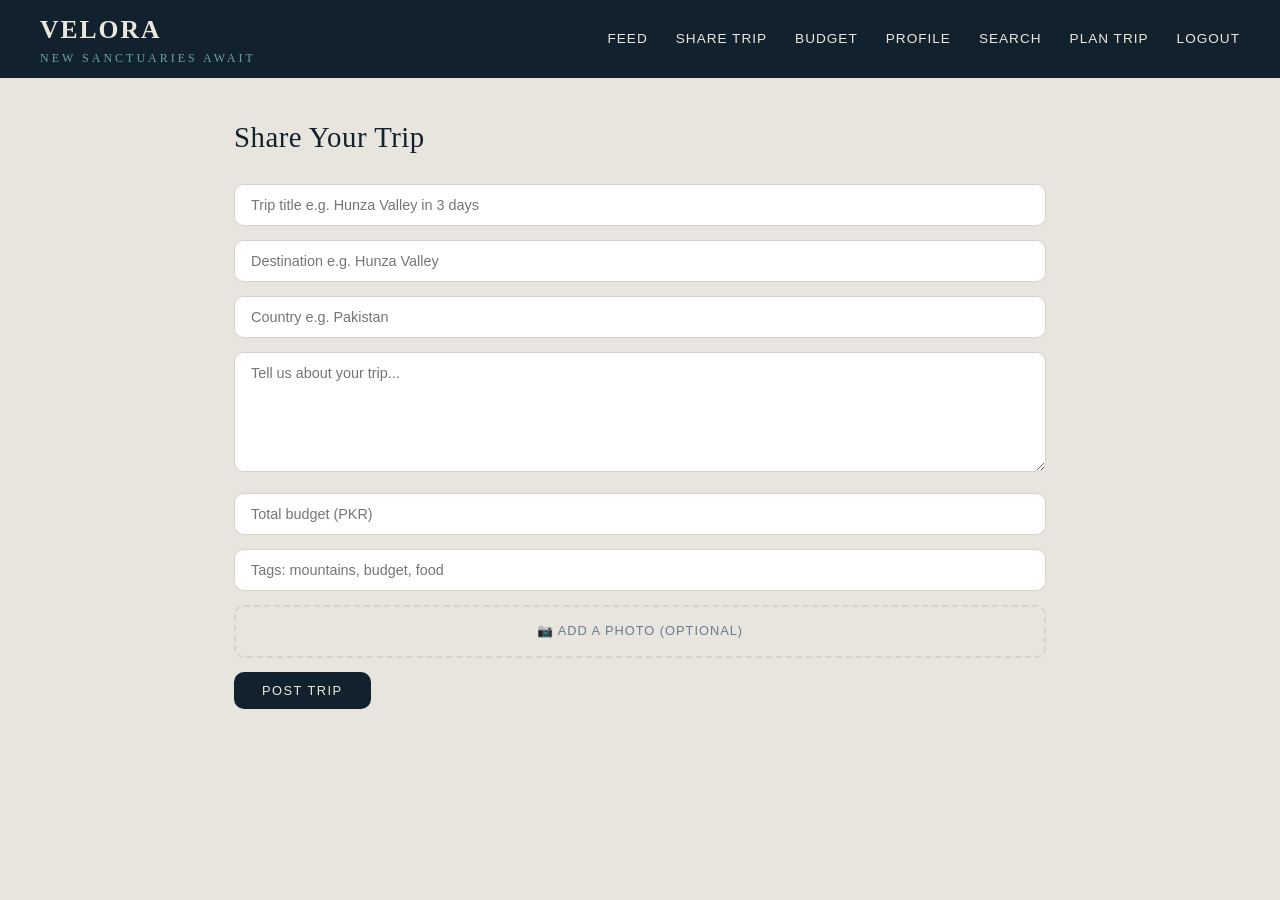
<file: templates/create_post.html>
<!DOCTYPE html>
<html lang="en">
<head>
    <meta charset="UTF-8">
    <title>Share Trip — TravelShare</title>
    <link rel="stylesheet" href="/static/style.css">
</head>
<body>

<nav>
    <div>
        <a href="/home.html" class="nav-brand">Velora</a>
        <div class="nav-motto">New sanctuaries await</div>
    </div>
    <div class="nav-links">
        <a href="/index.html">Feed</a>
        <a href="/create_post.html">Share Trip</a>
        <a href="/budget.html">Budget</a>
        <a href="/profile.html">Profile</a>
        <a href="/search.html">Search</a>
        <a href="/trip-planner.html">Plan Trip</a>
        <a href="#" onclick="logout()">Logout</a>
    </div>
</nav>

<div class="container">
    <h2>Share Your Trip</h2>

    <input  type="text"   id="title"       placeholder="Trip title e.g. Hunza Valley in 3 days" />
    <input  type="text"   id="destination" placeholder="Destination e.g. Hunza Valley" />
    <input  type="text"   id="country"     placeholder="Country e.g. Pakistan" />
    <textarea             id="body"        placeholder="Tell us about your trip..."></textarea>
    <input  type="number" id="budget"      placeholder="Total budget (PKR)" />
    <input  type="text"   id="tags"        placeholder="Tags: mountains, budget, food" />

    <label class="photo-label">
        📷 Add a photo (optional)
        <input type="file" id="photo" accept="image/*" onchange="previewPhoto(this)" />
    </label>
    <img id="preview" style="display:none; max-width:100%;
         border-radius:8px; margin-bottom:14px;" />

    <button onclick="createPost()">Post Trip</button>
    <p id="msg" class="msg"></p>
</div>

<script>
function previewPhoto(input) {
    const preview = document.getElementById('preview');
    if (input.files && input.files[0]) {
        preview.src           = URL.createObjectURL(input.files[0]);
        preview.style.display = 'block';
    }
}

async function createPost() {
    const title       = document.getElementById('title').value.trim();
    const destination = document.getElementById('destination').value.trim();
    const country     = document.getElementById('country').value.trim();
    const body        = document.getElementById('body').value.trim();
    const budget      = document.getElementById('budget').value;
    const tagsRaw     = document.getElementById('tags').value;
    const photoFile   = document.getElementById('photo').files[0];
    const tags        = tagsRaw.split(',').map(t => t.trim()).filter(t => t);

    if (!title || !destination || !body) {
        document.getElementById('msg').textContent = 'Please fill in title, destination and description.';
        document.getElementById('msg').style.color = 'red';
        return;
    }

    // If photo selected use FormData, otherwise use JSON
    if (photoFile) {
        const formData = new FormData();
        formData.append('title',       title);
        formData.append('destination', destination);
        formData.append('country',     country);
        formData.append('body',        body);
        formData.append('budget',      budget);
        formData.append('currency',    'PKR');
        formData.append('tags',        tagsRaw);
        formData.append('photo',       photoFile);

        const res  = await fetch('/posts', { method: 'POST', body: formData });
        const data = await res.json();
        handleResponse(res.ok, data);
    } else {
        const res  = await fetch('/posts', {
            method:  'POST',
            headers: { 'Content-Type': 'application/json' },
            body:    JSON.stringify({
                title, destination, country, body,
                budget, currency: 'PKR', tags
            })
        });
        const data = await res.json();
        handleResponse(res.ok, data);
    }
}

function handleResponse(ok, data) {
    const msg = document.getElementById('msg');
    if (ok) {
        msg.textContent = 'Trip posted successfully!';
        msg.style.color = 'green';
        setTimeout(() => window.location.href = '/index.html', 1500);
    } else {
        msg.textContent = data.error || 'Something went wrong.';
        msg.style.color = 'red';
    }
}

async function logout() {
    await fetch('/logout', { method: 'POST' });
    window.location.href = '/login.html';
}
</script>

</body>
</html>
</file>
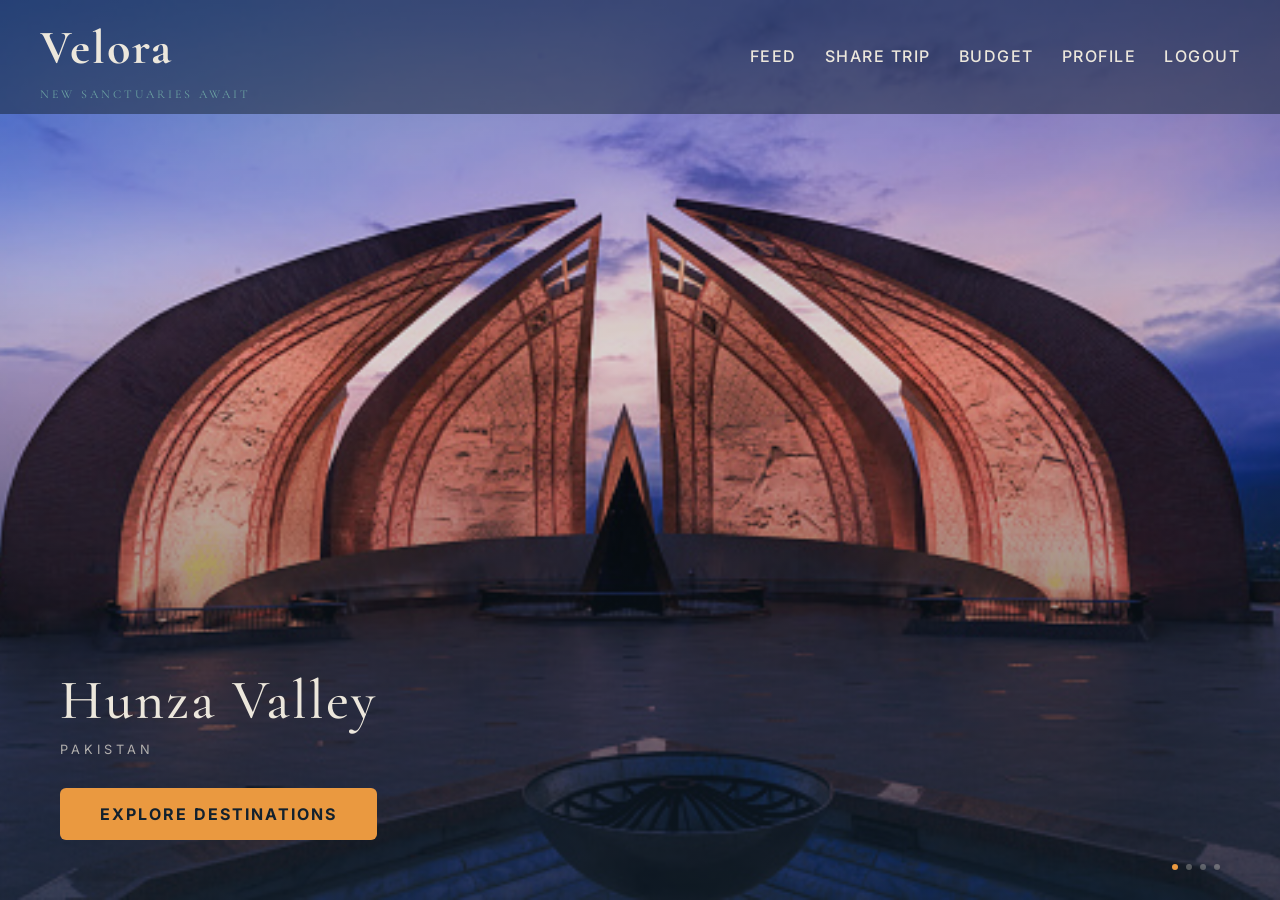
<file: templates/home.html>
<!DOCTYPE html>
<html lang="en">
<head>
    <meta charset="UTF-8">
    <title>Velora — Explore</title>
    <link href="https://fonts.googleapis.com/css2?family=Cormorant+Garamond:wght@300;400;500;600&family=Inter:wght@300;400;500;600&display=swap" rel="stylesheet">
    <link rel="stylesheet" href="/static/style.css">
    <style>
        body { margin: 0; overflow: hidden; background: #12212E; }

        .hero {
            position: relative;
            width: 100vw;
            height: 100vh;
            overflow: hidden;
        }

        .slide {
            position: absolute;
            inset: 0;
            background-size: cover;
            background-position: center;
            opacity: 0;
            transition: opacity 1.2s ease-in-out;
        }

        .slide.active { opacity: 1; }

        .slide-overlay {
            position: absolute;
            inset: 0;
            background: linear-gradient(
                to bottom,
                rgba(18,33,46,0.3) 0%,
                rgba(18,33,46,0.15) 40%,
                rgba(18,33,46,0.7) 100%
            );
        }

        /* Nav over hero */
        .hero-nav {
            position: absolute;
            top: 0; left: 0; right: 0;
            padding: 10px 40px;
            display: flex;
            justify-content: space-between;
            align-items: center;
            z-index: 10;
            background: rgba(18,33,46,0.5);
        }

        .hero-nav .nav-brand { font-size: 3rem; font-weight: 700; }

        .hero-nav a {
            color: #ECE7DC;
            text-decoration: none;
            font-size: 1rem;
            letter-spacing: 1.5px;
            text-transform: uppercase;
            font-family: 'Inter', sans-serif;
            font-weight: 500;
            transition: color 0.2s;
        }

        .hero-nav a:hover { color: #EA9940; }
        .nav-links { display: flex; gap: 28px; }

        /* Bottom info */
        .slide-info {
            position: absolute;
            bottom: 60px;
            left: 60px;
            z-index: 10;
            color: #ECE7DC;
        }

        .slide-location {
            font-family: 'Cormorant Garamond', serif;
            font-size: 3.5rem;
            font-weight: 500;
            letter-spacing: 2px;
            line-height: 1.1;
            margin-bottom: 8px;
        }

        .slide-country {
            font-size: 0.8rem;
            letter-spacing: 4px;
            text-transform: uppercase;
            color: rgba(236,231,220,0.7);
            margin-bottom: 28px;
        }

        .explore-btn {
            background: #EA9940;
            color: #12212E;
            padding: 16px 40px;
            border: none;
            border-radius: 6px;
            font-family: 'Inter', sans-serif;
            font-size: 1rem;
            letter-spacing: 2px;
            text-transform: uppercase;
            font-weight: 700;
            cursor: pointer;
            transition: background 0.2s;
            margin-bottom: 0;
        }

        .explore-btn:hover { background: #d4872e; }

        /* Dots */
        .dots {
            position: absolute;
            bottom: 30px;
            right: 60px;
            display: flex;
            gap: 8px;
            z-index: 10;
        }

        .dot {
            width: 6px;
            height: 6px;
            border-radius: 50%;
            background: rgba(236,231,220,0.3);
            cursor: pointer;
            transition: background 0.3s;
            border: none;
            padding: 0;
            margin: 0;
        }

        .dot.active { background: #EA9940; }
    </style>
</head>
<body>

<div class="hero">

    <!-- Slides -->
    <div class="slide active" id="slide-0"
        style="background-image: url('/static/uploads/damanekoh.jpg')">
    <div class="slide-overlay"></div>
    </div>
    <div class="slide" id="slide-1"
        style="background-image: url('/static/uploads/badshahi2.jpg')">
        <div class="slide-overlay"></div>
    </div>
    <div class="slide" id="slide-2"
        style="background-image: url('/static/uploads/derawar_fort.jpg')">
        <div class="slide-overlay"></div>
    </div>
    <div class="slide" id="slide-3"
        style="background-image: url('/static/uploads/saifulmaluk.jpg')">
        <div class="slide-overlay"></div>
    </div>

    <!-- Nav -->
    <div class="hero-nav">
        <div>
            <div class="nav-brand">Velora</div>
            <div class="nav-motto">New sanctuaries await</div>
        </div>
        <div class="nav-links">
            <a href="/index.html">Feed</a>
            <a href="/create_post.html">Share Trip</a>
            <a href="/budget.html">Budget</a>
            <a href="/profile.html">Profile</a>
            <a href="#" onclick="logout()">Logout</a>
        </div>
    </div>

    <!-- Slide info -->
    <div class="slide-info">
        <div class="slide-location" id="slide-name">Hunza Valley</div>
        <div class="slide-country" id="slide-country">Pakistan</div>
        <button class="explore-btn" onclick="window.location.href='/index.html'">
            Explore Destinations
        </button>
    </div>

    <!-- Dots -->
    <div class="dots" id="dots"></div>

</div>

<script>
const destinations = [
    { name: "Daman-e-Koh",    country: "Islamabad, Pakistan" },
    { name: "Badshahi Mosque", country: "Lahore, Pakistan"   },
    { name: "Derawar Fort",    country: "Punjab, Pakistan"   },
    { name: "Lake Saiful Maluk", country: "KPK, Pakistan"   }
];

let current = 0;
const total  = destinations.length;

// Build dots
const dotsDiv = document.getElementById('dots');
destinations.forEach((_, i) => {
    const d = document.createElement('button');
    d.className = 'dot' + (i === 0 ? ' active' : '');
    d.onclick   = () => goTo(i);
    dotsDiv.appendChild(d);
});

function goTo(index) {
    document.getElementById('slide-' + current).classList.remove('active');
    document.querySelectorAll('.dot')[current].classList.remove('active');
    current = index;
    document.getElementById('slide-' + current).classList.add('active');
    document.querySelectorAll('.dot')[current].classList.add('active');
    document.getElementById('slide-name').textContent    = destinations[current].name;
    document.getElementById('slide-country').textContent = destinations[current].country;
}

// Auto advance every 4 seconds
setInterval(() => goTo((current + 1) % total), 4000);

async function logout() {
    await fetch('/logout', { method: 'POST' });
    window.location.href = '/login.html';
}
</script>
</body>
</html>
</file>
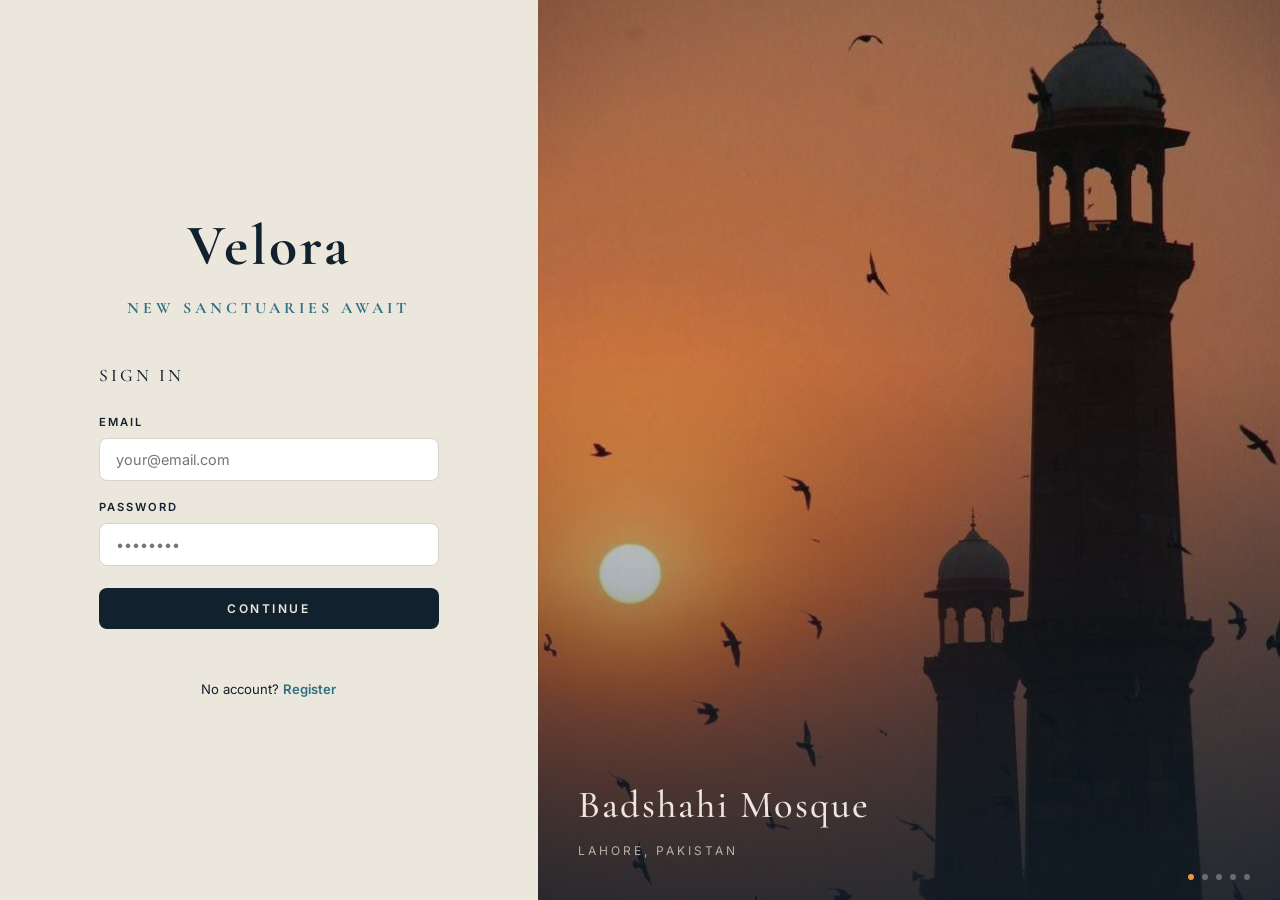
<file: templates/login.html>
<!DOCTYPE html>
<html lang="en">
<head>
    <meta charset="UTF-8">
    <title>Velora — Login</title>
    <link href="https://fonts.googleapis.com/css2?family=Cormorant+Garamond:wght@300;400;500;600;700&family=Inter:wght@300;400;500;600&display=swap" rel="stylesheet">
    <link rel="stylesheet" href="/static/style.css">
    <style>
        body { margin: 0; overflow: hidden; }

        .login-wrapper {
            display: flex;
            width: 100vw;
            height: 100vh;
        }

        /* Left side — form */
        .login-left {
            width: 42%;
            background: var(--cream);
            display: flex;
            align-items: center;
            justify-content: center;
            padding: 48px;
            flex-shrink: 0;
        }

        .login-form { width: 100%; max-width: 340px; }

        .auth-logo {
            font-family: 'Cormorant Garamond', serif;
            font-size: 3.6rem;
            font-weight: 700;
            color: var(--navy);
            letter-spacing: 3px;
            margin-bottom: 4px;
        }

        .auth-motto {
            font-family: 'Cormorant Garamond', serif;
            font-size: 1rem;
            font-weight: 700;
            color: var(--teal);
            letter-spacing: 4px;
            text-transform: uppercase;
            margin-bottom: 40px;
        }

        .form-title {
            font-family: 'Cormorant Garamond', serif;
            font-size: 1.1rem;
            font-weight: 500;
            color: var(--navy);
            letter-spacing: 3px;
            text-transform: uppercase;
            margin-bottom: 24px;
        }

        .login-form label {
            display: block;
            font-size: 0.7rem;
            letter-spacing: 2px;
            text-transform: uppercase;
            color: var(--navy);
            margin-bottom: 6px;
            font-weight: 600;
        }

        .login-form input {
            width: 100%;
            padding: 12px 16px;
            margin-bottom: 18px;
            border: 1px solid var(--border);
            border-radius: 8px;
            font-family: 'Inter', sans-serif;
            font-size: 0.9rem;
            background: white;
            color: var(--navy);
            outline: none;
        }

        .login-form input:focus { border-color: var(--teal); }

        .login-btn {
            width: 100%;
            padding: 13px;
            background: var(--navy);
            color: var(--cream);
            border: none;
            border-radius: 8px;
            font-family: 'Inter', sans-serif;
            font-size: 0.75rem;
            letter-spacing: 2.5px;
            text-transform: uppercase;
            font-weight: 600;
            cursor: pointer;
            transition: background 0.2s;
            margin-top: 4px;
            margin-bottom: 0;
        }

        .login-btn:hover { background: var(--teal); }

        .register-link {
            text-align: center;
            margin-top: 20px;
            font-size: 0.82rem;
            color: var(--navy);
        }

        .register-link a {
            color: var(--teal);
            text-decoration: none;
            font-weight: 600;
        }

        .msg {
            font-size: 0.82rem;
            margin-top: 10px;
            text-align: center;
            min-height: 20px;
        }

        /* Right side — slideshow */
        .login-right {
            flex: 1;
            position: relative;
            overflow: hidden;
        }

        .slide {
            position: absolute;
            inset: 0;
            background-size: cover;
            background-position: center;
            opacity: 0;
            transition: opacity 1.4s ease-in-out;
        }

        .slide.active { opacity: 1; }

        .slide-overlay {
            position: absolute;
            inset: 0;
            background: linear-gradient(
                to top,
                rgba(18,33,46,0.7) 0%,
                rgba(18,33,46,0.1) 60%
            );
        }

        .slide-caption {
            position: absolute;
            bottom: 40px;
            left: 40px;
            color: var(--cream);
            z-index: 2;
        }

        .slide-caption h2 {
            font-family: 'Cormorant Garamond', serif;
            font-size: 2.4rem;
            font-weight: 500;
            letter-spacing: 2px;
            margin-bottom: 4px;
            color: var(--cream);
        }

        .slide-caption p {
            font-size: 0.75rem;
            letter-spacing: 3px;
            text-transform: uppercase;
            color: rgba(236,231,220,0.7);
        }

        .slide-dots {
            position: absolute;
            bottom: 20px;
            right: 30px;
            display: flex;
            gap: 8px;
            z-index: 3;
        }

        .slide-dot {
            width: 6px;
            height: 6px;
            border-radius: 50%;
            background: rgba(236,231,220,0.35);
            border: none;
            padding: 0;
            margin: 0;
            cursor: pointer;
            transition: background 0.3s;
        }

        .slide-dot.active { background: var(--orange); }
    </style>
</head>
<body>

<div class="login-wrapper">

    <!-- Left: Form -->
    <div class="login-left">
        <div class="login-form">
            <div class="auth-logo">Velora</div>
            <div class="auth-motto">New sanctuaries await</div>
            <div class="form-title">Sign In</div>

            <label>Email</label>
            <input type="email" id="email" placeholder="your@email.com" />

            <label>Password</label>
            <input type="password" id="password" placeholder="••••••••"
                onkeydown="if(event.key==='Enter') login()" />

            <button class="login-btn" onclick="login()">Continue</button>
            <p id="msg" class="msg"></p>

            <div class="register-link">
                No account? <a href="/register.html">Register</a>
            </div>
        </div>
    </div>

    <!-- Right: Slideshow -->
    <div class="login-right">
        <div class="slide active" id="s0"
            style="background-image:url('/static/uploads/badshahi.jpg')">
            <div class="slide-overlay"></div>
        </div>
        <div class="slide" id="s1"
            style="background-image:url('/static/uploads/faisal_mosque.jpg')">
            <div class="slide-overlay"></div>
        </div>
        <div class="slide" id="s2"
            style="background-image:url('/static/uploads/sea_view.jpg')">
            <div class="slide-overlay"></div>
        </div>
        <div class="slide" id="s3"
            style="background-image:url('/static/uploads/nanga_parbat.jpg')">
            <div class="slide-overlay"></div>
        </div>
        <div class="slide" id="s4"
            style="background-image:url('/static/uploads/multan.jpg')">
            <div class="slide-overlay"></div>
        </div>

        <div class="slide-caption">
            <h2 id="cap-name">Badshahi Mosque</h2>
            <p id="cap-city">Lahore, Pakistan</p>
        </div>

        <div class="slide-dots" id="dots"></div>
    </div>

</div>

<script>
const slides = [
    { name: "Badshahi Mosque",  city: "Lahore, Pakistan"    },
    { name: "Faisal Mosque",    city: "Islamabad, Pakistan" },
    { name: "Sea View",         city: "Karachi, Pakistan"   },
    { name: "Nanga Parbat",     city: "Gilgit, Pakistan"    },
    { name: "Multan",           city: "Multan, Pakistan"    }
];

let cur = 0;

// Build dots
const dotsDiv = document.getElementById('dots');
slides.forEach((_, i) => {
    const d = document.createElement('button');
    d.className = 'slide-dot' + (i === 0 ? ' active' : '');
    d.onclick   = () => goTo(i);
    dotsDiv.appendChild(d);
});

function goTo(index) {
    document.getElementById('s' + cur).classList.remove('active');
    dotsDiv.children[cur].classList.remove('active');
    cur = index;
    document.getElementById('s' + cur).classList.add('active');
    dotsDiv.children[cur].classList.add('active');
    document.getElementById('cap-name').textContent = slides[cur].name;
    document.getElementById('cap-city').textContent = slides[cur].city;
}

setInterval(() => goTo((cur + 1) % slides.length), 4000);

async function login() {
    const email    = document.getElementById('email').value;
    const password = document.getElementById('password').value;
    const msg      = document.getElementById('msg');

    if (!email || !password) {
        msg.textContent = 'Please fill in all fields.';
        msg.style.color = '#c0392b';
        return;
    }

    const res  = await fetch('/login', {
        method:  'POST',
        headers: { 'Content-Type': 'application/json' },
        body:    JSON.stringify({ email, password })
    });
    const data = await res.json();

    if (res.ok) {
        window.location.href = '/home.html';
    } else {
        msg.textContent = data.error;
        msg.style.color = '#c0392b';
    }
}
</script>

</body>
</html>
</file>
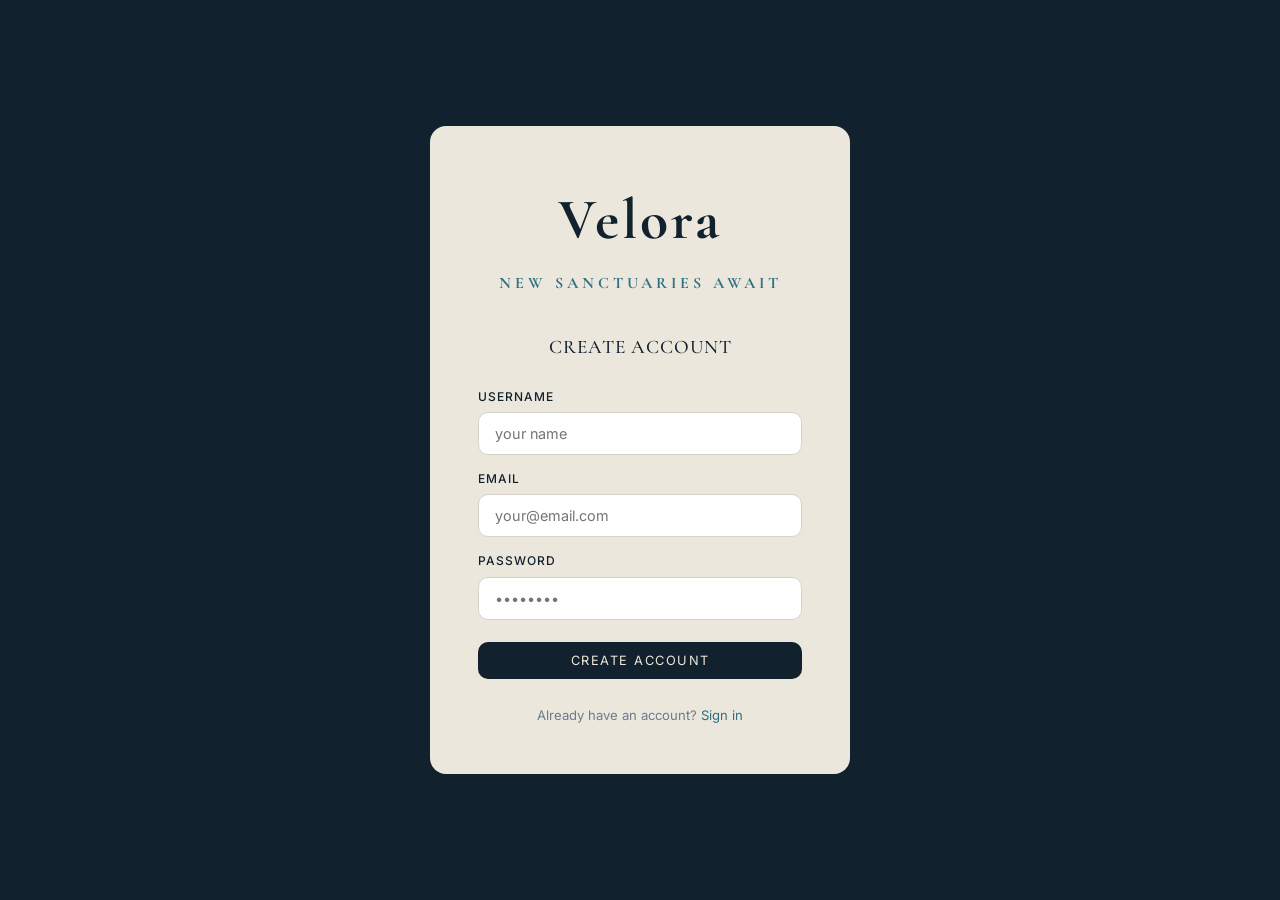
<file: templates/register.html>
<!DOCTYPE html>
<html lang="en">
<head>
    <meta charset="UTF-8">
    <title>Velora — Register</title>
    <link href="https://fonts.googleapis.com/css2?family=Cormorant+Garamond:wght@300;400;500;600&family=Inter:wght@300;400;500;600&display=swap" rel="stylesheet">
    <link rel="stylesheet" href="/static/style.css">
</head>
<body>
<div class="auth-wrapper">
    <div class="auth-box">
        <div class="auth-logo">Velora</div>
        <div class="auth-motto">New sanctuaries await</div>
        <h3>Create Account</h3>
        <label>Username</label>
        <input type="text"     id="username" placeholder="your name" />
        <label>Email</label>
        <input type="email"    id="email"    placeholder="your@email.com" />
        <label>Password</label>
        <input type="password" id="password" placeholder="••••••••" />
        <button style="width:100%; margin-top:8px;" onclick="register()">Create Account</button>
        <p id="msg" class="msg" style="text-align:center;"></p>
        <p style="text-align:center; margin-top:16px; font-size:0.82rem; color:#6b7c8d;">
            Already have an account?
            <a href="/login.html" style="color:#307082; text-decoration:none;">Sign in</a>
        </p>
    </div>
</div>
<script>
async function register() {
    const username = document.getElementById('username').value;
    const email    = document.getElementById('email').value;
    const password = document.getElementById('password').value;
    const res      = await fetch('/register', {
        method: 'POST',
        headers: { 'Content-Type': 'application/json' },
        body: JSON.stringify({ username, email, password })
    });
    const data = await res.json();
    const msg  = document.getElementById('msg');
    if (res.ok) {
        msg.textContent = 'Account created. Redirecting...';
        msg.style.color = '#307082';
        setTimeout(() => window.location.href = '/login.html', 1500);
    } else {
        msg.textContent = data.error;
        msg.style.color = '#c0392b';
    }
}
</script>
</body>
</html>
</file>
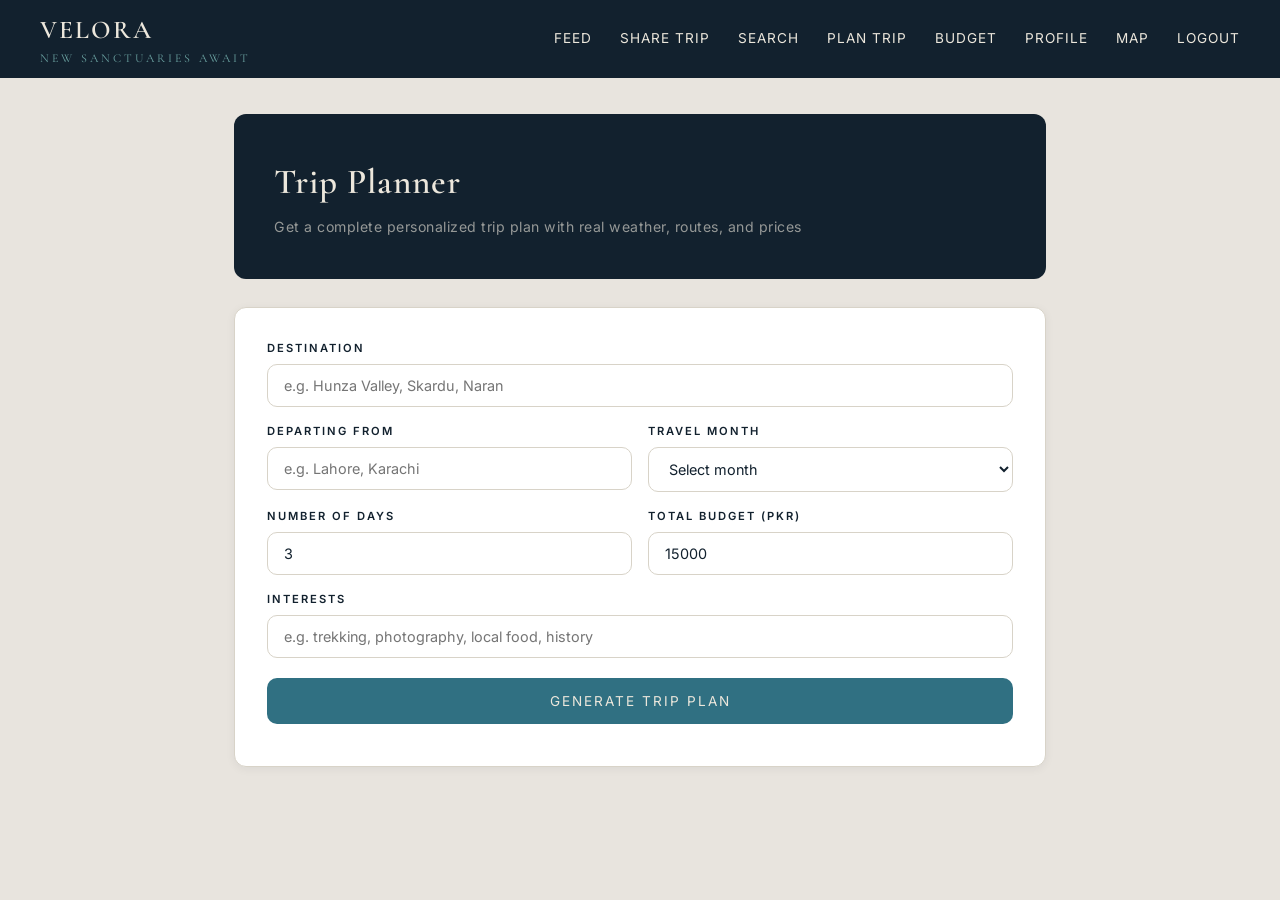
<file: templates/trip-planner.html>
<!DOCTYPE html>
<html lang="en">
<head>
    <meta charset="UTF-8">
    <title>Velora — Trip Planner</title>
    <link href="https://fonts.googleapis.com/css2?family=Cormorant+Garamond:wght@300;400;500;600;700&family=Inter:wght@300;400;500;600&display=swap" rel="stylesheet">
    <link rel="stylesheet" href="/static/style.css">
    <style>
        .planner-hero {
            background: var(--navy);
            border-radius: 12px;
            padding: 40px;
            margin-bottom: 28px;
            color: var(--cream);
        }

        .planner-hero h2 {
            font-family: 'Cormorant Garamond', serif;
            font-size: 2.2rem;
            font-weight: 600;
            color: var(--cream);
            margin-bottom: 6px;
            letter-spacing: 1px;
        }

        .planner-hero p {
            color: rgba(236,231,220,0.6);
            font-size: 0.88rem;
            letter-spacing: 0.5px;
            margin-bottom: 0;
        }

        .planner-form {
            background: var(--white);
            border-radius: 12px;
            padding: 32px;
            border: 1px solid var(--border);
            margin-bottom: 28px;
            box-shadow: 0 2px 10px rgba(18,33,46,0.06);
        }

        .form-grid {
            display: grid;
            grid-template-columns: 1fr 1fr;
            gap: 16px;
        }

        .form-grid .full-width { grid-column: 1 / -1; }

        .form-group { display: flex; flex-direction: column; }

        .form-group label {
            font-size: 0.7rem;
            letter-spacing: 2px;
            text-transform: uppercase;
            color: var(--navy);
            margin-bottom: 6px;
            font-weight: 600;
        }

        .form-group input,
        .form-group select {
            margin-bottom: 0;
        }

        .generate-btn {
            width: 100%;
            padding: 15px;
            margin-top: 20px;
            font-size: 0.85rem;
            letter-spacing: 2px;
            background: var(--teal);
        }

        .generate-btn:hover { background: var(--navy); }

        /* Loading */
        .loading {
            display: none;
            text-align: center;
            padding: 60px;
            background: var(--white);
            border-radius: 12px;
            border: 1px solid var(--border);
        }

        .loading-spinner {
            width: 40px;
            height: 40px;
            border: 3px solid var(--border);
            border-top-color: var(--teal);
            border-radius: 50%;
            animation: spin 0.8s linear infinite;
            margin: 0 auto 16px;
        }

        @keyframes spin { to { transform: rotate(360deg); } }

        .loading p {
            font-family: 'Cormorant Garamond', serif;
            font-size: 1.3rem;
            color: var(--navy);
            margin-bottom: 6px;
        }

        .loading small { color: var(--muted); font-size: 0.82rem; }

        /* Result sections */
        .result-container { display: none; }

        .result-header {
            background: var(--teal);
            border-radius: 12px;
            padding: 32px 36px;
            margin-bottom: 20px;
            color: var(--cream);
        }

        .result-header h2 {
            font-family: 'Cormorant Garamond', serif;
            font-size: 2rem;
            font-weight: 600;
            color: var(--cream);
            margin-bottom: 8px;
        }

        .result-meta {
            display: flex;
            gap: 24px;
            flex-wrap: wrap;
            margin-top: 12px;
        }

        .result-meta span {
            font-size: 0.8rem;
            letter-spacing: 1px;
            color: rgba(236,231,220,0.8);
            text-transform: uppercase;
        }

        .weather-badge {
            display: inline-block;
            padding: 4px 14px;
            border-radius: 20px;
            font-size: 0.72rem;
            letter-spacing: 1px;
            text-transform: uppercase;
            font-weight: 600;
            margin-top: 8px;
        }

        .weather-good { background: rgba(108,163,162,0.3); color: var(--cream); }
        .weather-bad  { background: rgba(234,153,64,0.3);  color: var(--cream); }

        .section-card {
            background: var(--white);
            border-radius: 12px;
            padding: 28px 32px;
            margin-bottom: 16px;
            border: 1px solid var(--border);
            box-shadow: 0 2px 8px rgba(18,33,46,0.05);
        }

        .section-title {
            font-family: 'Cormorant Garamond', serif;
            font-size: 1.4rem;
            font-weight: 600;
            color: var(--navy);
            margin-bottom: 18px;
            padding-bottom: 12px;
            border-bottom: 1px solid var(--border);
            letter-spacing: 0.5px;
        }

        /* Budget bars */
        .budget-grid {
            display: grid;
            grid-template-columns: 1fr 1fr;
            gap: 12px;
            margin-bottom: 14px;
        }

        .budget-item {
            background: var(--cream);
            border-radius: 8px;
            padding: 14px 16px;
        }

        .budget-item-label {
            font-size: 0.7rem;
            letter-spacing: 1.5px;
            text-transform: uppercase;
            color: var(--muted);
            margin-bottom: 4px;
        }

        .budget-item-amount {
            font-family: 'Cormorant Garamond', serif;
            font-size: 1.4rem;
            font-weight: 600;
            color: var(--navy);
        }

        .budget-item-amount span {
            font-size: 0.75rem;
            color: var(--muted);
            font-family: 'Inter', sans-serif;
            font-weight: 400;
        }

        /* Day cards */
        .day-card {
            border: 1px solid var(--border);
            border-radius: 10px;
            margin-bottom: 14px;
            overflow: hidden;
        }

        .day-header {
            background: var(--navy);
            color: var(--cream);
            padding: 12px 20px;
            display: flex;
            justify-content: space-between;
            align-items: center;
        }

        .day-number {
            font-family: 'Cormorant Garamond', serif;
            font-size: 1rem;
            font-weight: 600;
            letter-spacing: 1px;
        }

        .day-cost {
            font-size: 0.75rem;
            color: rgba(236,231,220,0.7);
            letter-spacing: 1px;
        }

        .day-body { padding: 16px 20px; }

        .time-block {
            display: flex;
            gap: 14px;
            margin-bottom: 12px;
            align-items: start;
        }

        .time-label {
            font-size: 0.65rem;
            letter-spacing: 1.5px;
            text-transform: uppercase;
            color: var(--teal);
            font-weight: 600;
            min-width: 70px;
            margin-top: 2px;
        }

        .time-content {
            font-size: 0.88rem;
            color: var(--text);
            line-height: 1.5;
            flex: 1;
        }

        .stay-note {
            background: var(--cream);
            border-radius: 6px;
            padding: 8px 12px;
            font-size: 0.8rem;
            color: var(--muted);
            margin-top: 10px;
            letter-spacing: 0.3px;
        }

        /* Route options */
        .route-option {
            border: 1px solid var(--border);
            border-radius: 8px;
            padding: 14px 18px;
            margin-bottom: 10px;
            display: flex;
            justify-content: space-between;
            align-items: center;
        }

        .route-mode {
            font-weight: 600;
            color: var(--navy);
            font-size: 0.9rem;
            margin-bottom: 3px;
        }

        .route-desc { font-size: 0.82rem; color: var(--muted); }

        .route-cost {
            font-family: 'Cormorant Garamond', serif;
            font-size: 1.2rem;
            font-weight: 600;
            color: var(--teal);
            text-align: right;
        }

        .route-cost small {
            display: block;
            font-size: 0.7rem;
            color: var(--muted);
            font-family: 'Inter', sans-serif;
            font-weight: 400;
        }

        /* Food items */
        .food-item {
            display: flex;
            justify-content: space-between;
            align-items: center;
            padding: 10px 0;
            border-bottom: 1px solid #f0ede8;
        }

        .food-item:last-child { border-bottom: none; }
        .food-name { font-weight: 500; color: var(--navy); font-size: 0.9rem; }
        .food-where { font-size: 0.78rem; color: var(--muted); }
        .food-price { font-family: 'Cormorant Garamond', serif;
                      font-size: 1.1rem; color: var(--teal); font-weight: 600; }

        /* Packing list */
        .pack-grid {
            display: grid;
            grid-template-columns: 1fr 1fr;
            gap: 16px;
        }

        .pack-category {
            background: var(--cream);
            border-radius: 8px;
            padding: 14px 16px;
        }

        .pack-category-title {
            font-size: 0.7rem;
            letter-spacing: 1.5px;
            text-transform: uppercase;
            color: var(--teal);
            font-weight: 600;
            margin-bottom: 10px;
        }

        .pack-item {
            font-size: 0.83rem;
            color: var(--text);
            padding: 3px 0;
            display: flex;
            align-items: center;
            gap: 6px;
        }

        .pack-dot {
            width: 5px;
            height: 5px;
            border-radius: 50%;
            background: var(--teal);
            flex-shrink: 0;
        }

        /* Safety */
        .safety-item {
            padding: 10px 14px;
            background: #fff8f0;
            border-left: 3px solid var(--orange);
            border-radius: 0 6px 6px 0;
            margin-bottom: 8px;
            font-size: 0.85rem;
            color: var(--text);
        }

        /* Accommodation */
        .hotel-item {
            padding: 14px 0;
            border-bottom: 1px solid #f0ede8;
            display: flex;
            justify-content: space-between;
            align-items: start;
        }

        .hotel-item:last-child { border-bottom: none; }
        .hotel-name { font-weight: 600; color: var(--navy); font-size: 0.9rem; }
        .hotel-type { font-size: 0.75rem; color: var(--muted); margin-top: 2px; }
        .hotel-price {
            font-family: 'Cormorant Garamond', serif;
            font-size: 1.1rem;
            color: var(--teal);
            font-weight: 600;
            text-align: right;
        }

        .hotel-price small {
            display: block;
            font-size: 0.7rem;
            color: var(--muted);
            font-family: 'Inter', sans-serif;
        }

        /* Save button */
        .save-btn {
            background: var(--orange);
            width: 100%;
            padding: 14px;
            font-size: 0.82rem;
            letter-spacing: 2px;
            margin-top: 8px;
        }

        .save-btn:hover { background: #d4872e; }
    </style>
</head>
<body>

<nav>
    <div>
        <a href="/home.html" class="nav-brand">Velora</a>
        <div class="nav-motto">New sanctuaries await</div>
    </div>
    <div class="nav-links">
        <a href="/index.html">Feed</a>
        <a href="/create_post.html">Share Trip</a>
        <a href="/search.html">Search</a>
        <a href="/trip-planner.html">Plan Trip</a>
        <a href="/budget.html">Budget</a>
        <a href="/profile.html">Profile</a>
        <a href="/map.html">Map</a>
        <a href="#" onclick="logout()">Logout</a>
    </div>
</nav>

<div class="container">

    <div class="planner-hero">
        <h2>Trip Planner</h2>
        <p>Get a complete personalized trip plan with real weather, routes, and prices</p>
    </div>

    <div class="planner-form">
        <div class="form-grid">
            <div class="form-group full-width">
                <label>Destination</label>
                <input type="text" id="destination"
                    placeholder="e.g. Hunza Valley, Skardu, Naran" />
            </div>
            <div class="form-group">
                <label>Departing From</label>
                <input type="text" id="from-city"
                    placeholder="e.g. Lahore, Karachi" />
            </div>
            <div class="form-group">
                <label>Travel Month</label>
                <select id="month">
                    <option value="">Select month</option>
                    <option>January</option>
                    <option>February</option>
                    <option>March</option>
                    <option>April</option>
                    <option>May</option>
                    <option>June</option>
                    <option>July</option>
                    <option>August</option>
                    <option>September</option>
                    <option>October</option>
                    <option>November</option>
                    <option>December</option>
                </select>
            </div>
            <div class="form-group">
                <label>Number of Days</label>
                <input type="number" id="days"
                    placeholder="3" min="1" max="30" value="3" />
            </div>
            <div class="form-group">
                <label>Total Budget (PKR)</label>
                <input type="number" id="budget"
                    placeholder="15000" value="15000" />
            </div>
            <div class="form-group full-width">
                <label>Interests</label>
                <input type="text" id="interests"
                    placeholder="e.g. trekking, photography, local food, history" />
            </div>
        </div>
        <button class="generate-btn" onclick="generatePlan()">
            Generate Trip Plan
        </button>
    </div>

    <div class="loading" id="loading">      <!-- waiting for response -->
        <div class="loading-spinner"></div>
        <p>Planning your trip...</p>
        <small>Checking weather, routes, and prices for your destination</small>
    </div>

    <div class="result-container" id="result-container">
        <div class="result-header" id="result-header"></div>

        <!-- Route sect -->
        <div class="section-card">
            <div class="section-title">Getting There</div>
            <div id="result-route"></div>
        </div>

        <!-- Budget  Section-->
        <div class="section-card">
            <div class="section-title">Budget Breakdown</div>
            <div id="result-budget"></div>
        </div>

        <!-- Itinerary (plan)-->
        <div class="section-card">
            <div class="section-title">Day by Day Itinerary</div>
            <div id="result-itinerary"></div>
        </div>

        <!-- Accommodation/stay -->
        <div class="section-card">
            <div class="section-title">Where to Stay</div>
            <div id="result-accommodation"></div>
        </div>

        <!--Food -->
        <div class="section-card">
            <div class="section-title">What to Eat</div>
            <div id="result-food"></div>
        </div>

        <!-- Packing(necessary) -->
        <div class="section-card">
            <div class="section-title">Packing List</div>
            <div id="result-packing"></div>
        </div>

        <!-- Safety Precautions -->
        <div class="section-card">
            <div class="section-title">Safety & Tips</div>
            <div id="result-safety"></div>
        </div>

        <button class="save-btn" onclick="saveToBudget()">
            Save Budget to My Plans
        </button>
    </div>
</div>

<script>
let currentPlan = null;

async function generatePlan() {
    const destination = document.getElementById('destination').value.trim();
    const fromCity    = document.getElementById('from-city').value.trim();
    const month       = document.getElementById('month').value;
    const days        = document.getElementById('days').value;
    const budget      = document.getElementById('budget').value;
    const interests   = document.getElementById('interests').value.trim();

    if (!destination || !month || !fromCity) {
        alert('Please fill in destination, departing city and travel month.');
        return;
    }

    // Show loading
    document.getElementById('loading').style.display          = 'block';
    document.getElementById('result-container').style.display = 'none';
    document.querySelector('.planner-form').style.opacity     = '0.5';

    try {
        const res  = await fetch('/ai/trip-plan', {
            method:  'POST',
            headers: { 'Content-Type': 'application/json' },
            body:    JSON.stringify({
                destination, from_city: fromCity,
                month, days, budget, interests
            })
        });
        const data = await res.json();

        if (data.error) {
            alert('Error: ' + data.error);
            return;
        }

        currentPlan = data;
        renderPlan(data);

    } catch(e) {
        alert('Something went wrong. Please try again.');
    } finally {
        document.getElementById('loading').style.display      = 'none';
        document.querySelector('.planner-form').style.opacity = '1';
    }
}

function renderPlan(p) {
    // Header
    const weatherClass = p.weather_suitable ? 'weather-good' : 'weather-bad';
    const weatherText  = p.weather_suitable ? 'Good time to visit' : 'Consider alternatives';
    document.getElementById('result-header').innerHTML =
        '<h2>' + p.destination + '</h2>' +
        '<div class="result-meta">' +
            '<span>' + p.duration + '</span>' +
            '<span>' + p.travel_month + '</span>' +
            '<span>From ' + p.from_city + '</span>' +
        '</div>' +
        '<span class="weather-badge ' + weatherClass + '">' +
        weatherText + '</span>' +
        '<p style="margin-top:12px; color:rgba(236,231,220,0.8); font-size:0.88rem;">' +
        (p.weather_summary || '') + '</p>' +
        (p.best_months && p.best_months.length
            ? '<p style="margin-top:6px; color:rgba(236,231,220,0.6); font-size:0.78rem; ' +
              'letter-spacing:0.5px;">Best months: ' + p.best_months.join(', ') + '</p>'
            : '');

    // Route
    const route = p.route || {};
    let routeHtml = '';
    (route.options || []).forEach(r => {
        routeHtml +=
            '<div class="route-option">' +
                '<div>' +
                    '<div class="route-mode">' + r.mode + '</div>' +
                    '<div class="route-desc">' + r.description +
                    ' · ' + r.duration + '</div>' +
                '</div>' +
                '<div class="route-cost">' +
                    (r.cost_pkr ? r.cost_pkr.toLocaleString() + ' PKR' : 'Varies') +
                    '<small>per person</small>' +
                '</div>' +
            '</div>';
    });
    if (route.recommended) {
        routeHtml += '<p style="font-size:0.82rem; color:var(--teal); margin-top:8px; ' +
            'font-weight:600; letter-spacing:0.5px;">Recommended: ' +
            route.recommended + '</p>';
    }
    document.getElementById('result-route').innerHTML = routeHtml;

    // Budget
    const b = p.budget_breakdown || {};
    document.getElementById('result-budget').innerHTML =
        '<div class="budget-grid">' +
            budgetItem('Transport',     b.transport) +
            budgetItem('Accommodation', b.accommodation) +
            budgetItem('Food',          b.food) +
            budgetItem('Activities',    b.activities) +
            budgetItem('Miscellaneous', b.misc) +
            budgetItem('Total',         b.total, true) +
        '</div>' +
        (b.notes
            ? '<p style="font-size:0.82rem; color:var(--muted); margin-top:4px;">' +
              b.notes + '</p>'
            : '');

    // Itinerary
    let itinHtml = '';
    (p.itinerary || []).forEach(day => {
        itinHtml +=
            '<div class="day-card">' +
                '<div class="day-header">' +
                    '<span class="day-number">Day ' + day.day +
                    (day.title ? ' — ' + day.title : '') + '</span>' +
                    (day.estimated_cost
                        ? '<span class="day-cost">' +
                          day.estimated_cost.toLocaleString() + ' PKR</span>'
                        : '') +
                '</div>' +
                '<div class="day-body">' +
                    timeBlock('Morning',   day.morning) +
                    timeBlock('Afternoon', day.afternoon) +
                    timeBlock('Evening',   day.evening) +
                    (day.accommodation
                        ? '<div class="stay-note">Stay: ' + day.accommodation + '</div>'
                        : '') +
                '</div>' +
            '</div>';
    });
    document.getElementById('result-itinerary').innerHTML = itinHtml;

    // Accommodation
    let accomHtml = '';
    (p.accommodation || []).forEach(h => {
        accomHtml +=
            '<div class="hotel-item">' +
                '<div>' +
                    '<div class="hotel-name">' + h.name + '</div>' +
                    '<div class="hotel-type">' + h.type +
                    (h.rating ? ' · ' + h.rating : '') + '</div>' +
                    (h.notes
                        ? '<div style="font-size:0.78rem; color:var(--muted); ' +
                          'margin-top:3px;">' + h.notes + '</div>'
                        : '') +
                '</div>' +
                '<div class="hotel-price">' +
                    (h.price_per_night_pkr
                        ? h.price_per_night_pkr.toLocaleString() + ' PKR'
                        : 'Varies') +
                    '<small>per night</small>' +
                '</div>' +
            '</div>';
    });
    document.getElementById('result-accommodation').innerHTML = accomHtml;

    // Food
    let foodHtml = '';
    (p.food || []).forEach(f => {
        foodHtml +=
            '<div class="food-item">' +
                '<div>' +
                    '<div class="food-name">' + f.dish + '</div>' +
                    '<div class="food-where">' + f.where + '</div>' +
                '</div>' +
                '<div class="food-price">' +
                    (f.price_pkr ? f.price_pkr.toLocaleString() + ' PKR' : '') +
                '</div>' +
            '</div>';
    });
    document.getElementById('result-food').innerHTML = foodHtml;

    // Packing
    const pack = p.packing_list || {};
    document.getElementById('result-packing').innerHTML =
        '<div class="pack-grid">' +
            packCategory('Clothing',   pack.clothing) +
            packCategory('Gear',       pack.gear) +
            packCategory('Documents',  pack.documents) +
            packCategory('Medicines',  pack.medicines) +
        '</div>';

    // Safety
    let safetyHtml = '';
    (p.safety_tips || []).forEach(tip => {
        safetyHtml += '<div class="safety-item">' + tip + '</div>';
    });
    if (p.permits_required && p.permits_required.length) {
        safetyHtml += '<div style="margin-top:14px; font-size:0.72rem; ' +
            'letter-spacing:1.5px; text-transform:uppercase; color:var(--muted); ' +
            'font-weight:600; margin-bottom:8px;">Permits Required</div>';
        p.permits_required.forEach(permit => {
            safetyHtml += '<div class="safety-item" ' +
                'style="border-left-color:var(--teal);">' + permit + '</div>';
        });
    }
    if (p.emergency_contacts) {
        const ec = p.emergency_contacts;
        safetyHtml += '<div style="margin-top:14px; font-size:0.72rem; ' +
            'letter-spacing:1.5px; text-transform:uppercase; color:var(--muted); ' +
            'font-weight:600; margin-bottom:8px;">Emergency Contacts</div>' +
            '<div style="display:flex; gap:16px; flex-wrap:wrap;">' +
            (ec.rescue  ? contactChip('Rescue',  ec.rescue)  : '') +
            (ec.police  ? contactChip('Police',  ec.police)  : '') +
            (ec.hospital? contactChip('Hospital',ec.hospital): '') +
            '</div>';
    }
    document.getElementById('result-safety').innerHTML = safetyHtml;

    // Show results
    document.getElementById('result-container').style.display = 'block';
    document.getElementById('result-container').scrollIntoView(
        { behavior: 'smooth' }
    );
}

// ── Helper renderers ──────────────────────────────────────

function budgetItem(label, amount, isTotal = false) {
    return '<div class="budget-item" ' +
        (isTotal ? 'style="background:var(--navy); grid-column:1/-1;"' : '') + '>' +
        '<div class="budget-item-label" ' +
        (isTotal ? 'style="color:rgba(236,231,220,0.6);"' : '') + '>' +
        label + '</div>' +
        '<div class="budget-item-amount" ' +
        (isTotal ? 'style="color:var(--cream);"' : '') + '>' +
        (amount ? Number(amount).toLocaleString() : '—') +
        ' <span>' + (isTotal ? '' : 'PKR') + '</span>' +
        '</div>' +
        '</div>';
}

function timeBlock(label, content) {
    if (!content) return '';
    return '<div class="time-block">' +
        '<div class="time-label">' + label + '</div>' +
        '<div class="time-content">' + content + '</div>' +
        '</div>';
}

function packCategory(title, items) {
    if (!items || !items.length) return '';
    return '<div class="pack-category">' +
        '<div class="pack-category-title">' + title + '</div>' +
        items.map(i =>
            '<div class="pack-item">' +
            '<div class="pack-dot"></div>' + i + '</div>'
        ).join('') +
        '</div>';
}

function contactChip(label, value) {
    return '<div style="background:var(--cream); border-radius:6px; ' +
        'padding:8px 14px; font-size:0.8rem;">' +
        '<div style="font-size:0.65rem; letter-spacing:1px; ' +
        'text-transform:uppercase; color:var(--muted); margin-bottom:2px;">' +
        label + '</div>' +
        '<strong style="color:var(--navy);">' + value + '</strong>' +
        '</div>';
}

async function saveToBudget() {
    if (!currentPlan) return;
    const b = currentPlan.budget_breakdown || {};

    const res  = await fetch('/budget', {
        method:  'POST',
        headers: { 'Content-Type': 'application/json' },
        body:    JSON.stringify({
            destination: currentPlan.destination,
            total:       b.total,
            currency:    'PKR',
            items: [
                { category: 'transport',      amount: b.transport      || 0 },
                { category: 'accommodation',  amount: b.accommodation  || 0 },
                { category: 'food',           amount: b.food           || 0 },
                { category: 'activities',     amount: b.activities     || 0 },
                { category: 'misc',           amount: b.misc           || 0 }
            ]
        })
    });

    const data = await res.json();
    if (res.ok) {
        alert('Budget saved to your plans!');
    } else {
        alert(data.error || 'Could not save budget.');
    }
}

async function logout() {
    await fetch('/logout', { method: 'POST' });
    window.location.href = '/login.html';
}
</script>

</body>
</html>
</file>
<file: static/style.css>
*, *::before, *::after { margin: 0; padding: 0; box-sizing: border-box; }

:root {
    --navy:   #12212E;
    --teal:   #307082;
    --sage:   #6CA3A2;
    --cream:  #ECE7DC;
    --orange: #EA9940;
    --white:  #ffffff;
    --text:   #12212E;
    --muted:  #6b7c8d;
    --border: #d8d3c8;
    --radius: 10px;
}

body {
    font-family: 'Inter', sans-serif;
    background: #e8e4de;
    color: var(--text);
    font-size: 15px;
    line-height: 1.6;
}

/* ── Navbar ─────────────────────────────────────────────── */
nav {
    background: var(--navy);
    padding: 10px 40px;
    display: flex;
    justify-content: space-between;
    align-items: center;
    position: sticky;
    top: 0;
    z-index: 100;
}

.nav-brand {
    font-family: 'Cormorant Garamond', serif;
    font-size: 1.6rem;
    font-weight: 600;
    color: var(--cream);
    letter-spacing: 2px;
    text-decoration: none;
}

.nav-motto {
    font-family: 'Cormorant Garamond', serif;
    font-size: 0.75rem;
    color: var(--sage);
    letter-spacing: 3px;
    text-transform: uppercase;
    margin-top: -2px;
}

nav a {
    color: var(--cream);
    text-decoration: none;
    font-size: 0.85rem;
    letter-spacing: 1px;
    text-transform: uppercase;
    font-weight: 400;
    transition: color 0.2s;
}

.nav-links { display: flex; gap: 28px; align-items: center; }
.nav-links a:hover { color: var(--orange); }

/* ── Container ───────────────────────────────────────────── */
.container {
    max-width: 860px;
    margin: 36px auto;
    padding: 0 24px;
}

h2 {
    font-family: 'Cormorant Garamond', serif;
    font-size: 1.8rem;
    font-weight: 500;
    margin-bottom: 24px;
    color: var(--navy);
    letter-spacing: 0.5px;
}

/* ── Auth pages ──────────────────────────────────────────── */
.auth-wrapper {
    min-height: 100vh;
    background: var(--navy);
    display: flex;
    align-items: center;
    justify-content: center;
}

.auth-box {
    background: var(--cream);
    width: 420px;
    padding: 48px;
    border-radius: 16px;
}

.auth-logo {
    font-family: 'Cormorant Garamond', serif;
    font-size: 3.6rem;
    font-weight: 700;
    color: var(--navy);
    letter-spacing: 3px;
    text-align: center;
    margin-bottom: 4px;
}

.auth-motto {
    font-family: 'Cormorant Garamond', serif;
    font-size: 1rem;
    font-weight: 700;
    color: var(--teal);
    letter-spacing: 4px;
    text-transform: uppercase;
    text-align: center;
    margin-bottom: 36px;
}

.auth-box h3 {
    font-family: 'Cormorant Garamond', serif;
    font-size: 1.2rem;
    font-weight: 500;
    color: var(--navy);
    text-align: center;
    margin-bottom: 24px;
    letter-spacing: 1px;
    text-transform: uppercase;
}

/* ── Inputs ──────────────────────────────────────────────── */
input, textarea, select {
    width: 100%;
    padding: 12px 16px;
    margin-bottom: 14px;
    border: 1px solid var(--border);
    border-radius: var(--radius);
    font-family: 'Inter', sans-serif;
    font-size: 0.9rem;
    background: var(--white);
    color: var(--text);
    outline: none;
    transition: border-color 0.2s;
}

input:focus, textarea:focus {
    border-color: var(--teal);
}

textarea { height: 120px; resize: vertical; }

label {
    display: block;
    font-size: 0.75rem;
    letter-spacing: 1px;
    text-transform: uppercase;
    color: var(--navy);
    margin-bottom: 6px;
    font-weight: 500;
}

/* ── Buttons ─────────────────────────────────────────────── */
button, .btn {
    background: var(--navy);
    color: var(--cream);
    padding: 11px 28px;
    border: none;
    border-radius: var(--radius);
    font-family: 'Inter', sans-serif;
    font-size: 0.8rem;
    letter-spacing: 1.5px;
    text-transform: uppercase;
    cursor: pointer;
    transition: background 0.2s, transform 0.1s;
    margin-bottom: 10px;
}

button:hover { background: var(--teal); }
button:active { transform: scale(0.98); }

.btn-orange { background: var(--orange); color: var(--white); }
.btn-orange:hover { background: #d4872e; }
.btn-teal { background: var(--teal); color: var(--white); }
.btn-teal:hover { background: var(--navy); }
.btn-danger { background: #c0392b; color: var(--white); }
.btn-danger:hover { background: #a93226; }
.btn-ghost {
    background: transparent;
    color: var(--teal);
    border: 1px solid var(--teal);
}
.btn-ghost:hover { background: var(--teal); color: var(--white); }

/* ── Post card ───────────────────────────────────────────── */
.post-card {
    background: var(--white);
    border-radius: 12px;
    margin-bottom: 24px;
    overflow: hidden;
    border: 1px solid var(--border);
    box-shadow: 0 2px 12px rgba(18,33,46,0.07);
}

.post-card img {
    width: 100%;
    height: auto;
    display: block;
    cursor: pointer;
}

.post-body { padding: 24px 28px; }

.post-card h3 {
    font-family: 'Cormorant Garamond', serif;
    font-size: 1.4rem;
    font-weight: 600;
    color: var(--navy);
    margin-bottom: 6px;
    cursor: pointer;
}

.post-card h3:hover { color: var(--teal); }

.meta {
    font-size: 0.8rem;
    color: var(--muted);
    margin-bottom: 12px;
    letter-spacing: 0.3px;
}

.budget {
    font-size: 0.85rem;
    color: var(--teal);
    font-weight: 600;
    margin: 10px 0;
    letter-spacing: 0.5px;
}

.tags { margin: 10px 0; display: flex; flex-wrap: wrap; gap: 6px; }

.tag {
    background: var(--cream);
    color: var(--teal);
    padding: 3px 12px;
    border-radius: 20px;
    font-size: 0.75rem;
    letter-spacing: 0.5px;
    border: 1px solid var(--border);
}

/* ── Action bar ──────────────────────────────────────────── */
.action-bar {
    display: flex;
    gap: 8px;
    margin-top: 16px;
    padding: 14px 28px;
    border-top: 1px solid var(--border);
    align-items: center;
}

.action-btn {
    background: none;
    border: none;
    font-size: 0.78rem;
    letter-spacing: 1px;
    text-transform: uppercase;
    cursor: pointer;
    padding: 6px 14px;
    border-radius: 6px;
    color: var(--muted);
    margin-bottom: 0;
    transition: all 0.2s;
    font-family: 'Inter', sans-serif;
}

.action-btn:hover   {
     background: var(--cream); color: var(--navy); 
}
.action-btn.liked   { color: #c0392b; font-weight: 600; }
.action-btn.following { color: var(--teal); font-weight: 600; }

/* ── Comments ────────────────────────────────────────────── */
.comment {
    padding: 8px 0;
    border-bottom: 1px solid #f0ede8;
    font-size: 0.88rem;
    color: var(--text);
}

.comment strong { color: var(--teal); }

.comment-box {
    display: flex;
    gap: 8px;
    margin-top: 12px;
}

.comment-box input { margin-bottom: 0; }

.comment-box button {
    flex-shrink: 0;
    padding: 10px 20px;
    margin-bottom: 0;
    font-size: 0.75rem;
}

/* ── Profile header ──────────────────────────────────────── */
.profile-header {
    background: var(--teal);
    border-radius: 12px;
    margin-bottom: 28px;
    overflow: hidden;
}

.profile-header-inner {
    display: flex;
    align-items: center;
    padding: 36px 40px;
    gap: 0;
}

.profile-left {
    flex: 1;
    display: flex;
    align-items: center;
    gap: 24px;
    border-right: 1px solid rgba(255,255,255,0.2);
    padding-right: 40px;
}

.profile-right {
    flex: 1;
    display: flex;
    justify-content: space-around;
    padding-left: 40px;
}

.avatar {
    width: 90px;
    height: 90px;
    border-radius: 50%;
    background: var(--navy);
    color: var(--cream);
    font-family: 'Cormorant Garamond', serif;
    font-size: 2.2rem;
    display: flex;
    align-items: center;
    justify-content: center;
    font-weight: 600;
    flex-shrink: 0;
    border: 3px solid rgba(255,255,255,0.3);
}

.profile-name {
    font-family: 'Cormorant Garamond', serif;
    font-size: 2rem;
    font-weight: 600;
    color: var(--cream);
    letter-spacing: 1px;
}

.profile-handle {
    font-size: 0.8rem;
    color: rgba(255,255,255,0.6);
    letter-spacing: 2px;
    text-transform: uppercase;
    margin-top: 4px;
}

.stat {
    display: flex;
    flex-direction: column;
    align-items: center;
    gap: 4px;
}

.stat-number {
    font-family: 'Cormorant Garamond', serif;
    font-size: 2rem;
    font-weight: 600;
    color: var(--cream);
    line-height: 1;
}

.stat-label {
    font-size: 0.7rem;
    color: rgba(255,255,255,0.6);
    letter-spacing: 2px;
    text-transform: uppercase;
}

/* ── Tabs ────────────────────────────────────────────────── */
.tabs {
    display: flex;
    border-bottom: 2px solid var(--border);
    margin-bottom: 24px;
    background: transparent;
    padding: 0;
    box-shadow: none;
    border-radius: 0;
    gap: 0;
}

.tab {
    flex: none;
    padding: 12px 24px;
    background: transparent;
    color: var(--muted);
    border: none;
    border-bottom: 2px solid transparent;
    margin-bottom: -2px;
    cursor: pointer;
    font-size: 0.75rem;
    letter-spacing: 1.5px;
    text-transform: uppercase;
    font-family: 'Inter', sans-serif;
    font-weight: 500;
    border-radius: 0;
    transition: all 0.2s;
}

.tab:hover { color: var(--teal); }

.tab.active {
    color: var(--teal);
    border-bottom-color: var(--teal);
    background: transparent;
}

.tab-content { display: none; }
.tab-content.active { display: block; }

/* ── User card ───────────────────────────────────────────── */
.user-card {
    display: flex;
    align-items: center;
    gap: 16px;
    background: var(--white);
    padding: 16px 20px;
    border-radius: var(--radius);
    margin-bottom: 10px;
    border: 1px solid var(--border);
}

.user-avatar {
    width: 46px;
    height: 46px;
    border-radius: 50%;
    background: var(--teal);
    color: var(--white);
    display: flex;
    align-items: center;
    justify-content: center;
    font-family: 'Cormorant Garamond', serif;
    font-size: 1.3rem;
    font-weight: 600;
    flex-shrink: 0;
}

.user-info { flex: 1; }
.user-info strong { font-size: 0.95rem; color: var(--navy); }
.user-info small  { color: var(--muted); font-size: 0.78rem; display: block; }

.small-btn {
    padding: 7px 16px;
    font-size: 0.7rem;
    letter-spacing: 1px;
    text-transform: uppercase;
    border: none;
    border-radius: 6px;
    cursor: pointer;
    color: white;
    font-family: 'Inter', sans-serif;
    margin-bottom: 0;
    transition: opacity 0.2s;
}

.small-btn:hover { opacity: 0.85; }

/* ── Photo label ─────────────────────────────────────────── */
.photo-label {
    display: block;
    padding: 14px;
    border: 2px dashed var(--border);
    border-radius: var(--radius);
    text-align: center;
    cursor: pointer;
    margin-bottom: 14px;
    color: var(--muted);
    font-size: 0.8rem;
    letter-spacing: 1px;
    text-transform: uppercase;
    transition: border-color 0.2s;
}

.photo-label:hover { border-color: var(--teal); }
.photo-label input[type="file"] { display: none; }

/* ── Budget card ─────────────────────────────────────────── */
.budget-card {
    background: var(--white);
    border-radius: var(--radius);
    padding: 20px 24px;
    margin-bottom: 16px;
    border: 1px solid var(--border);
}

.budget-card h3 {
    font-family: 'Cormorant Garamond', serif;
    font-size: 1.3rem;
    color: var(--navy);
    margin-bottom: 10px;
}

.budget-card ul {
    padding-left: 16px;
    color: var(--muted);
    font-size: 0.88rem;
}

.budget-card li { margin-bottom: 4px; }

/* ── Modal ───────────────────────────────────────────────── */
.modal-overlay {
    display: none;
    position: fixed;
    top: 0; left: 0;
    width: 100%; height: 100%;
    background: rgba(18, 33, 46, 0.85);
    z-index: 999;
    overflow-y: auto;
}

.modal-box {
    background: var(--white);
    max-width: 640px;
    margin: 60px auto;
    border-radius: 12px;
    overflow: hidden;
}

.modal-box img {
    width: 100%;
    height: auto;
    display: block;
}

.modal-info { padding: 24px 28px; }

.modal-info h2 {
    font-family: 'Cormorant Garamond', serif;
    font-size: 1.8rem;
    margin-bottom: 6px;
}

.modal-close {
    background: var(--navy);
    color: var(--cream);
    border: none;
    padding: 6px 14px;
    border-radius: 6px;
    cursor: pointer;
    font-size: 0.8rem;
    margin-bottom: 0;
}

/* ── Form section ────────────────────────────────────────── */
.form-section {
    background: var(--white);
    border-radius: 12px;
    padding: 32px;
    border: 1px solid var(--border);
    margin-bottom: 24px;
}

.form-section h2 { margin-bottom: 24px; }

/* ── Msg ─────────────────────────────────────────────────── */
.msg {
    font-size: 0.85rem;
    margin-top: 8px;
    letter-spacing: 0.3px;
}
</file>
